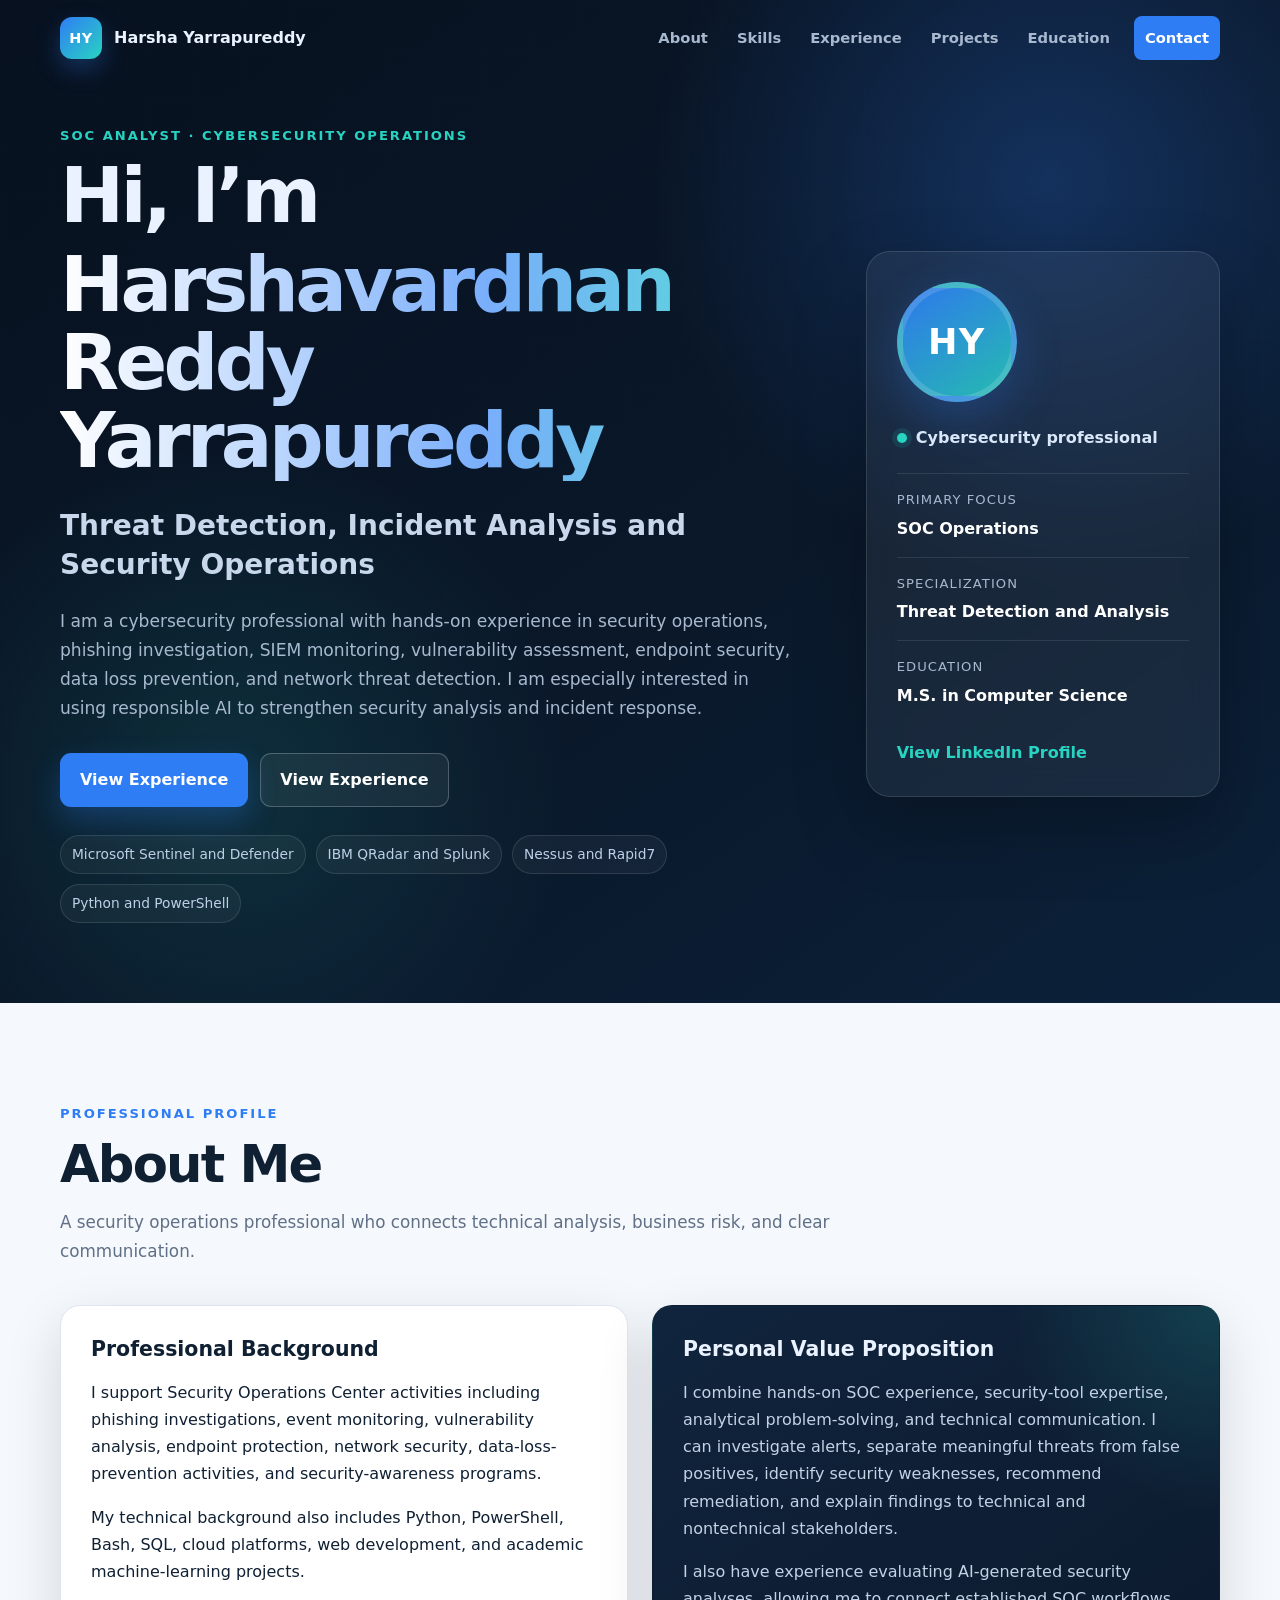
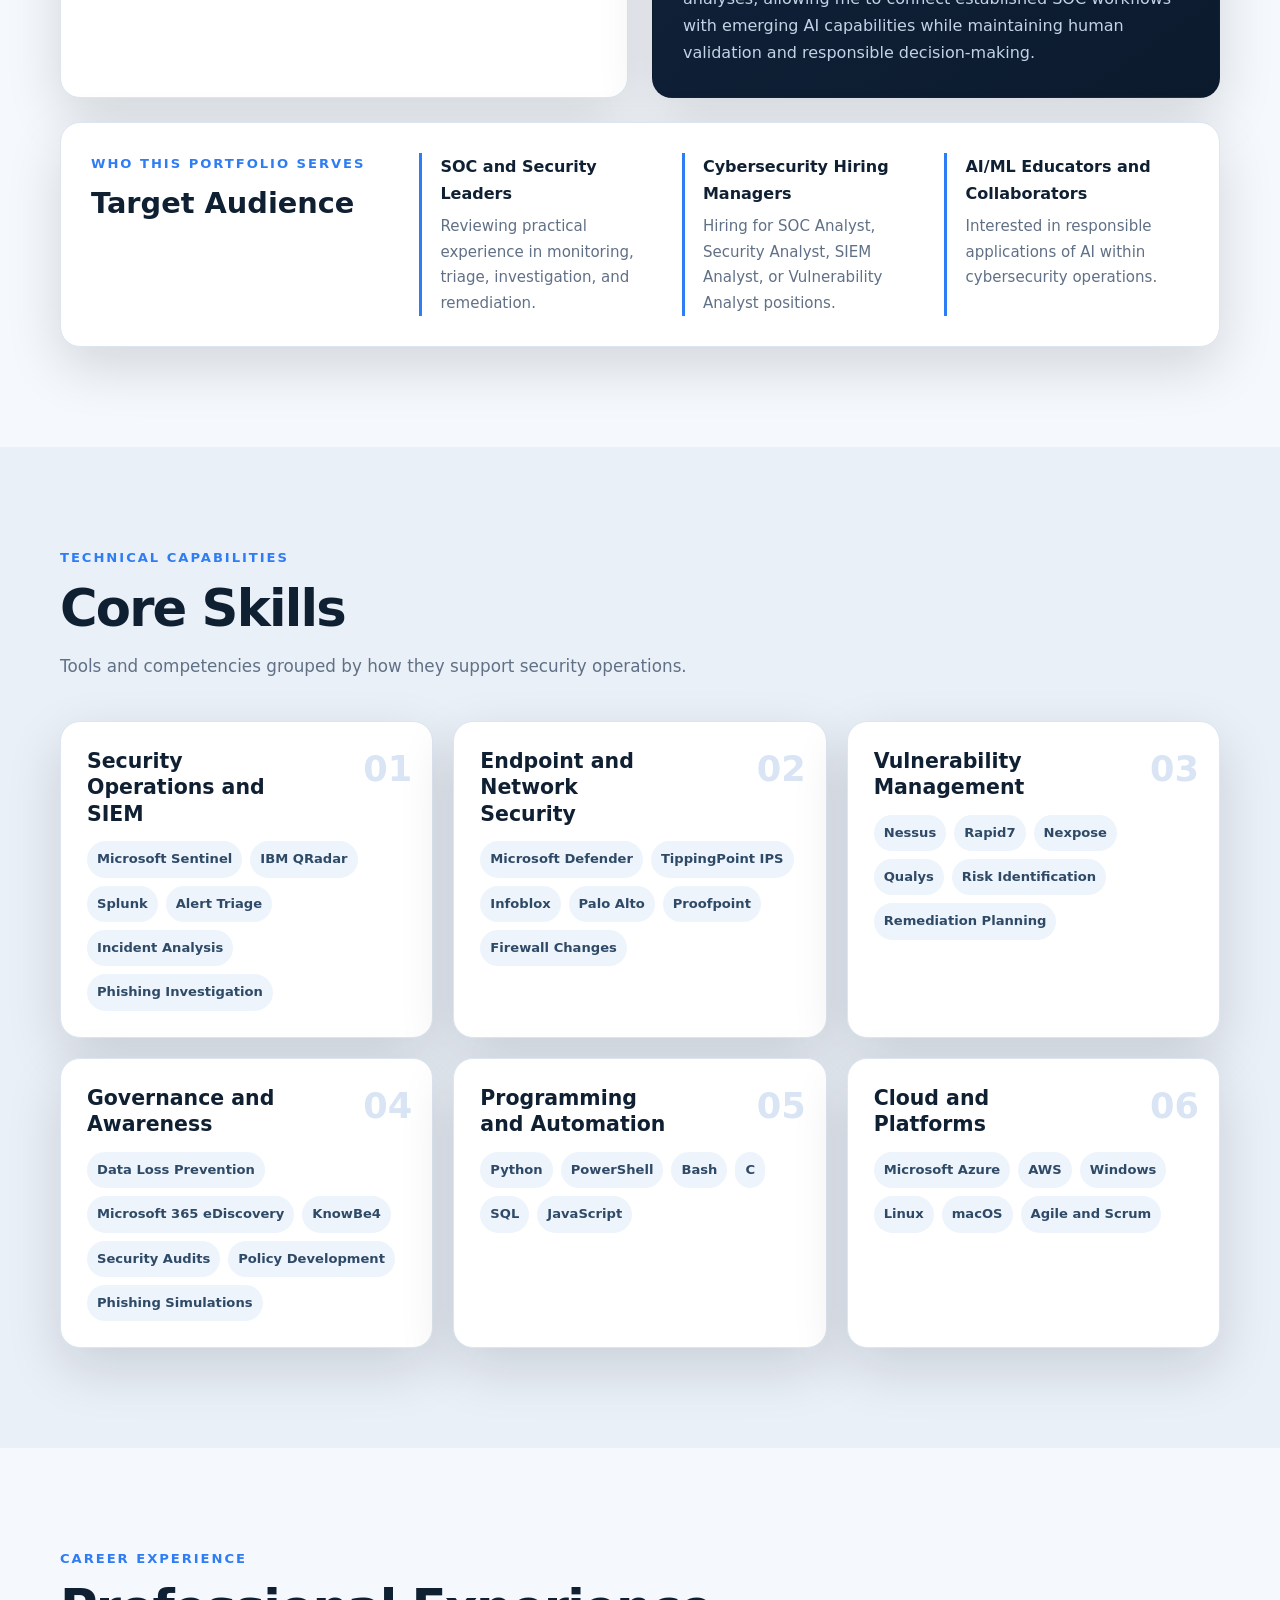
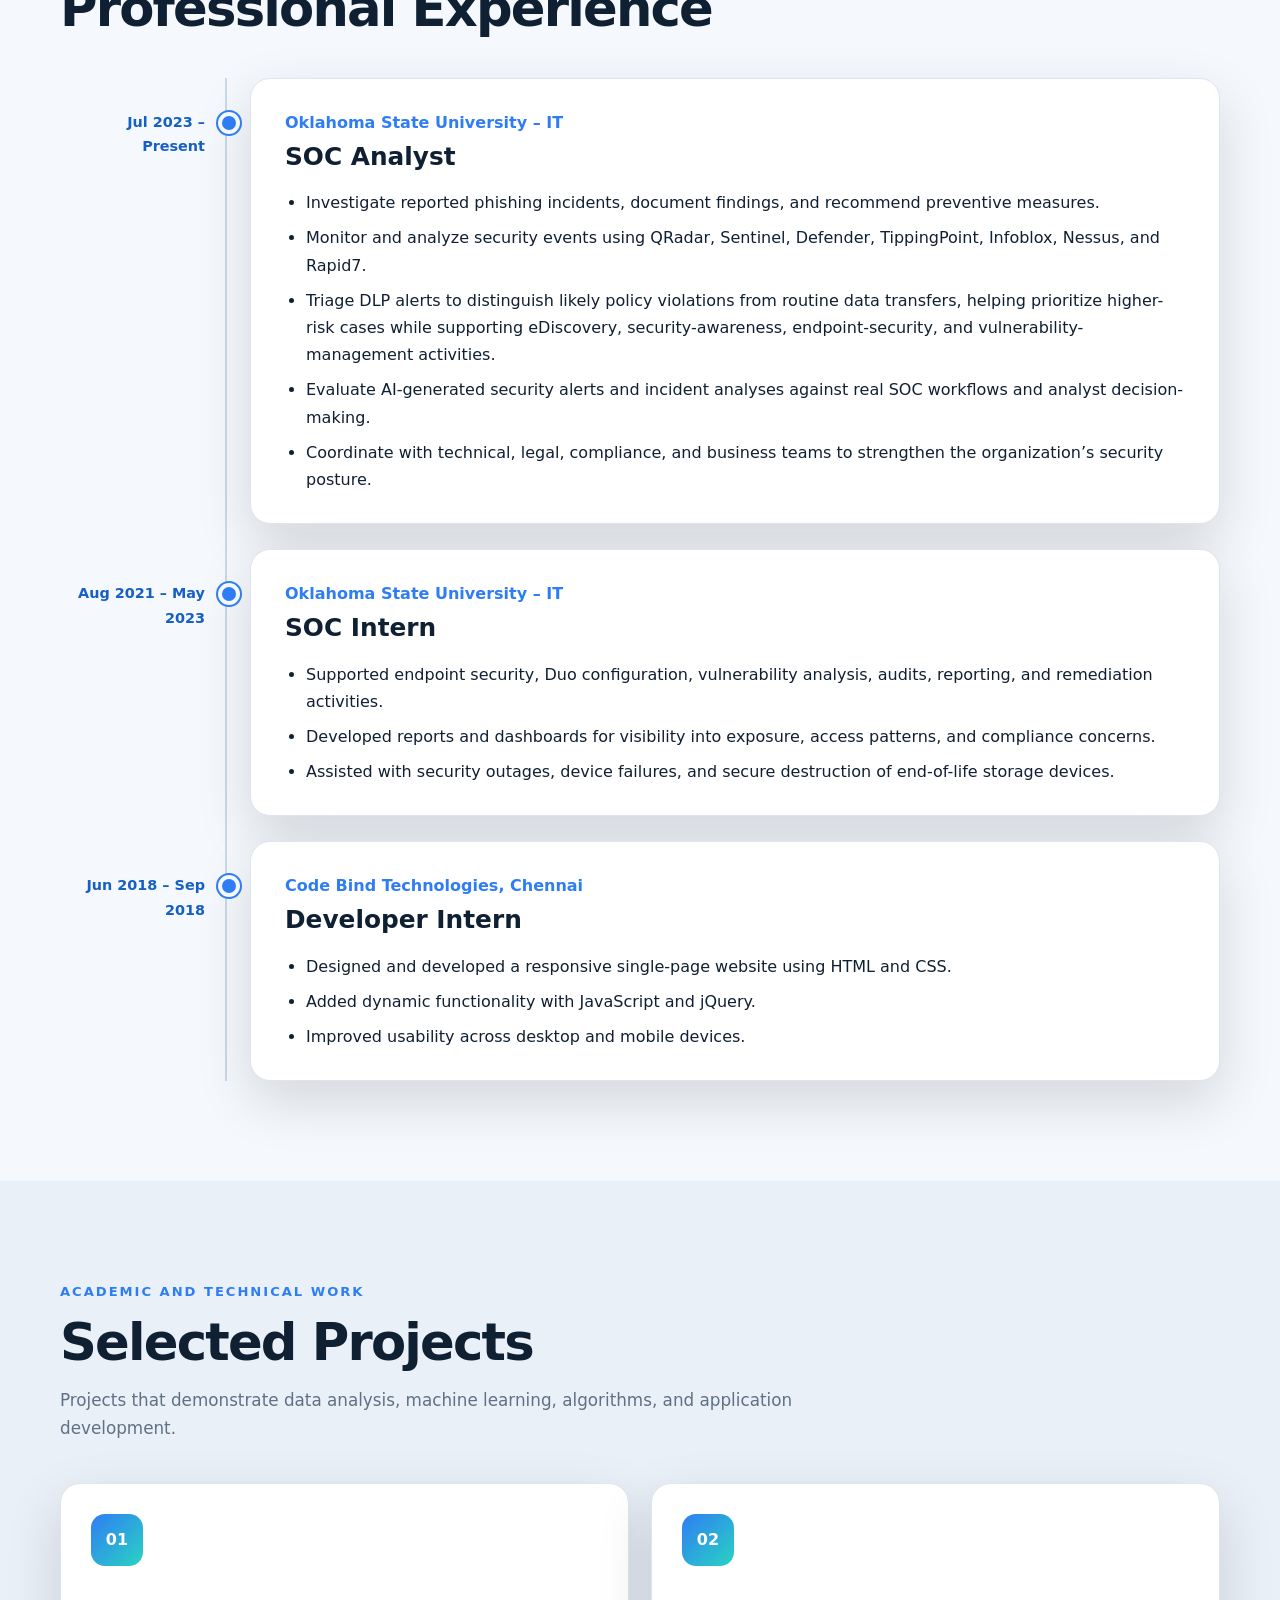
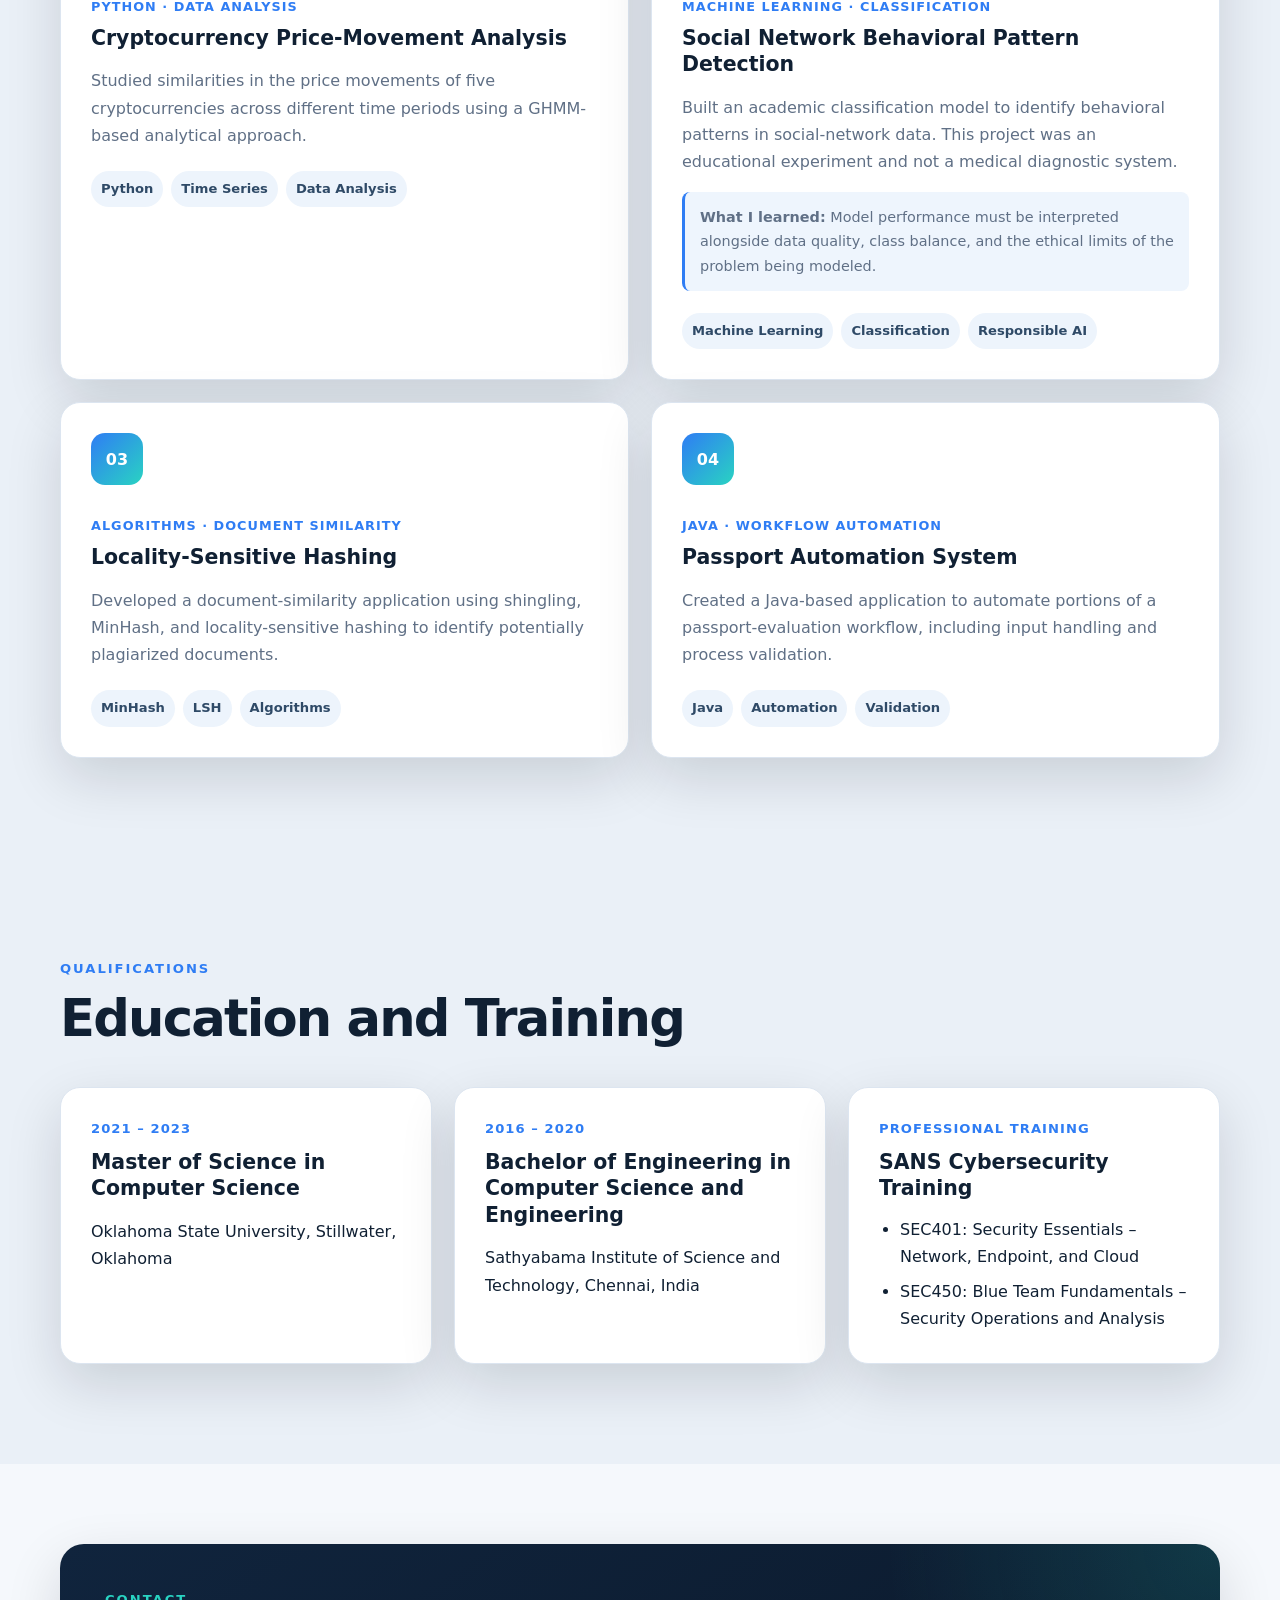
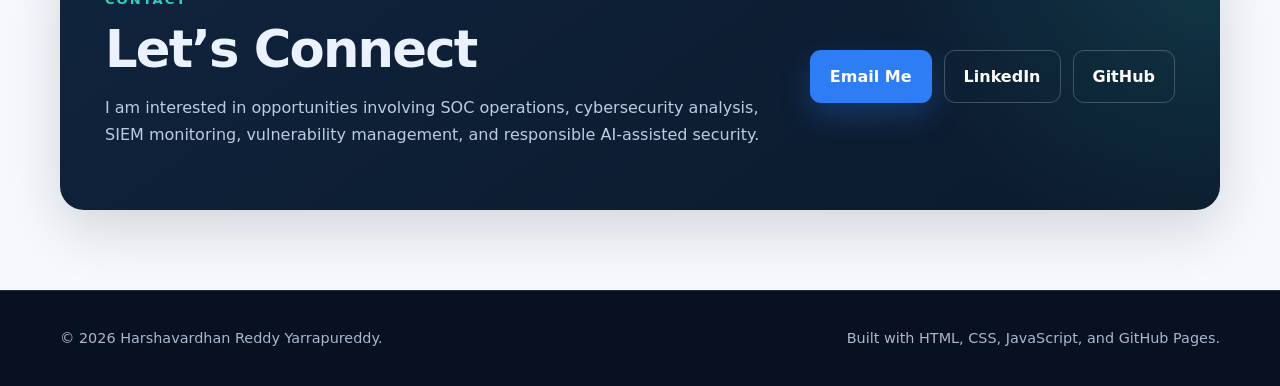
<file: index.html>
<!DOCTYPE html>
<html lang="en">
<head>
  <meta charset="UTF-8">
  <meta name="viewport" content="width=device-width, initial-scale=1.0">
  <meta
    name="description"
    content="Professional cybersecurity portfolio of Harshavardhan Reddy Yarrapureddy, featuring SOC operations, threat detection, vulnerability management, endpoint security, and security analysis."
  >
  <title>Harshavardhan Reddy Yarrapureddy | Cybersecurity Portfolio</title>
  <link rel="stylesheet" href="styles.css">
  <script src="script.js" defer></script>
</head>

<body>
  <a class="skip-link" href="#main-content">Skip to main content</a>

  <header class="site-header" id="top">
    <nav class="navbar container" aria-label="Primary navigation">
      <a class="brand" href="#home" aria-label="Go to home">
        <span class="brand-mark">HY</span>
        <span>Harsha Yarrapureddy</span>
      </a>

      <button
        class="menu-button"
        id="menuButton"
        type="button"
        aria-expanded="false"
        aria-controls="navLinks"
        aria-label="Open navigation menu"
      >
        <span></span>
        <span></span>
        <span></span>
      </button>

      <div class="nav-links" id="navLinks">
        <a href="#about">About</a>
        <a href="#skills">Skills</a>
        <a href="#experience">Experience</a>
        <a href="#projects">Projects</a>
        <a href="#education">Education</a>
        <a class="nav-cta" href="#contact">Contact</a>
      </div>
    </nav>
  </header>

  <main id="main-content">
    <section class="hero" id="home">
      <div class="hero-grid container">
        <div class="hero-copy reveal">
          <p class="eyebrow">SOC Analyst · Cybersecurity Operations</p>

          <h1>
            Hi, I’m
            <span>Harshavardhan Reddy Yarrapureddy</span>
          </h1>

          <h2>
            Threat Detection, Incident Analysis and Security Operations
          </h2>

          <p class="hero-description">
            I am a cybersecurity professional with hands-on experience in
            security operations, phishing investigation, SIEM monitoring,
            vulnerability assessment, endpoint security, data loss prevention,
            and network threat detection. I am especially interested in using
            responsible AI to strengthen security analysis and incident response.
          </p>

          <div class="hero-actions">
            <a class="button button-primary" href="#experience">
              View Experience
            </a>
            <a class="button button-secondary" href="#experience">
              View Experience
            </a>
          </div>

          <ul class="hero-highlights" aria-label="Professional highlights">
            <li>Microsoft Sentinel and Defender</li>
            <li>IBM QRadar and Splunk</li>
            <li>Nessus and Rapid7</li>
            <li>Python and PowerShell</li>
          </ul>
        </div>

        <aside class="profile-panel reveal" aria-label="Professional profile">
          <div class="avatar" aria-hidden="true">HY</div>

          <div class="status">
            <span class="status-dot" aria-hidden="true"></span>
            Cybersecurity professional
          </div>

          <div class="profile-stat">
            <span class="profile-stat-label">Primary Focus</span>
            <strong>SOC Operations</strong>
          </div>

          <div class="profile-stat">
            <span class="profile-stat-label">Specialization</span>
            <strong>Threat Detection and Analysis</strong>
          </div>

          <div class="profile-stat">
            <span class="profile-stat-label">Education</span>
            <strong>M.S. in Computer Science</strong>
          </div>

          <a
            class="profile-link"
            href="https://www.linkedin.com/in/harshavardhan-reddy-yarrapureddy-327269170/"
            target="_blank"
            rel="noopener noreferrer"
          >
            View LinkedIn Profile
          </a>
        </aside>
      </div>
    </section>

    <section class="section" id="about">
      <div class="container">
        <div class="section-heading reveal">
          <p class="eyebrow">Professional Profile</p>
          <h2>About Me</h2>
          <p>
            A security operations professional who connects technical analysis,
            business risk, and clear communication.
          </p>
        </div>

        <div class="two-column">
          <article class="card reveal">
            <h3>Professional Background</h3>
            <p>
              I support Security Operations Center activities including phishing
              investigations, event monitoring, vulnerability analysis, endpoint
              protection, network security, data-loss-prevention activities, and
              security-awareness programs.
            </p>
            <p>
              My technical background also includes Python, PowerShell, Bash,
              SQL, cloud platforms, web development, and academic machine-learning
              projects.
            </p>
          </article>

          <article class="card accent-card reveal">
            <h3>Personal Value Proposition</h3>
            <p>
              I combine hands-on SOC experience, security-tool expertise,
              analytical problem-solving, and technical communication. I can
              investigate alerts, separate meaningful threats from false
              positives, identify security weaknesses, recommend remediation,
              and explain findings to technical and nontechnical stakeholders.
            </p>
            <p>
              I also have experience evaluating AI-generated security analyses,
              allowing me to connect established SOC workflows with emerging AI
              capabilities while maintaining human validation and responsible
              decision-making.
            </p>
          </article>
        </div>

        <article class="card audience-card reveal">
          <div>
            <p class="eyebrow">Who This Portfolio Serves</p>
            <h3>Target Audience</h3>
          </div>

          <div class="audience-grid">
            <div>
              <strong>SOC and Security Leaders</strong>
              <p>
                Reviewing practical experience in monitoring, triage,
                investigation, and remediation.
              </p>
            </div>

            <div>
              <strong>Cybersecurity Hiring Managers</strong>
              <p>
                Hiring for SOC Analyst, Security Analyst, SIEM Analyst, or
                Vulnerability Analyst positions.
              </p>
            </div>

            <div>
              <strong>AI/ML Educators and Collaborators</strong>
              <p>
                Interested in responsible applications of AI within
                cybersecurity operations.
              </p>
            </div>
          </div>
        </article>
      </div>
    </section>

    <section class="section section-alt" id="skills">
      <div class="container">
        <div class="section-heading reveal">
          <p class="eyebrow">Technical Capabilities</p>
          <h2>Core Skills</h2>
          <p>
            Tools and competencies grouped by how they support security
            operations.
          </p>
        </div>

        <div class="skills-grid">
          <article class="skill-card reveal">
            <div class="skill-number">01</div>
            <h3>Security Operations and SIEM</h3>
            <div class="tags">
              <span>Microsoft Sentinel</span>
              <span>IBM QRadar</span>
              <span>Splunk</span>
              <span>Alert Triage</span>
              <span>Incident Analysis</span>
              <span>Phishing Investigation</span>
            </div>
          </article>

          <article class="skill-card reveal">
            <div class="skill-number">02</div>
            <h3>Endpoint and Network Security</h3>
            <div class="tags">
              <span>Microsoft Defender</span>
              <span>TippingPoint IPS</span>
              <span>Infoblox</span>
              <span>Palo Alto</span>
              <span>Proofpoint</span>
              <span>Firewall Changes</span>
            </div>
          </article>

          <article class="skill-card reveal">
            <div class="skill-number">03</div>
            <h3>Vulnerability Management</h3>
            <div class="tags">
              <span>Nessus</span>
              <span>Rapid7</span>
              <span>Nexpose</span>
              <span>Qualys</span>
              <span>Risk Identification</span>
              <span>Remediation Planning</span>
            </div>
          </article>

          <article class="skill-card reveal">
            <div class="skill-number">04</div>
            <h3>Governance and Awareness</h3>
            <div class="tags">
              <span>Data Loss Prevention</span>
              <span>Microsoft 365 eDiscovery</span>
              <span>KnowBe4</span>
              <span>Security Audits</span>
              <span>Policy Development</span>
              <span>Phishing Simulations</span>
            </div>
          </article>

          <article class="skill-card reveal">
            <div class="skill-number">05</div>
            <h3>Programming and Automation</h3>
            <div class="tags">
              <span>Python</span>
              <span>PowerShell</span>
              <span>Bash</span>
              <span>C</span>
              <span>SQL</span>
              <span>JavaScript</span>
            </div>
          </article>

          <article class="skill-card reveal">
            <div class="skill-number">06</div>
            <h3>Cloud and Platforms</h3>
            <div class="tags">
              <span>Microsoft Azure</span>
              <span>AWS</span>
              <span>Windows</span>
              <span>Linux</span>
              <span>macOS</span>
              <span>Agile and Scrum</span>
            </div>
          </article>
        </div>
      </div>
    </section>

    <section class="section" id="experience">
      <div class="container">
        <div class="section-heading reveal">
          <p class="eyebrow">Career Experience</p>
          <h2>Professional Experience</h2>
        </div>

        <div class="timeline">
          <article class="timeline-item reveal">
            <div class="timeline-date">Jul 2023 – Present</div>
            <div class="timeline-content card">
              <p class="role-type">Oklahoma State University – IT</p>
              <h3>SOC Analyst</h3>
              <ul>
                <li>
                  Investigate reported phishing incidents, document findings,
                  and recommend preventive measures.
                </li>
                <li>
                  Monitor and analyze security events using QRadar, Sentinel,
                  Defender, TippingPoint, Infoblox, Nessus, and Rapid7.
                </li>
                <li>
                  Triage DLP alerts to distinguish likely policy violations from routine data transfers, helping prioritize higher-risk cases while supporting eDiscovery, security-awareness, endpoint-security, and vulnerability-management activities.
                </li>
                <li>
                  Evaluate AI-generated security alerts and incident analyses
                  against real SOC workflows and analyst decision-making.
                </li>
                <li>
                  Coordinate with technical, legal, compliance, and business
                  teams to strengthen the organization’s security posture.
                </li>
              </ul>
            </div>
          </article>

          <article class="timeline-item reveal">
            <div class="timeline-date">Aug 2021 – May 2023</div>
            <div class="timeline-content card">
              <p class="role-type">Oklahoma State University – IT</p>
              <h3>SOC Intern</h3>
              <ul>
                <li>
                  Supported endpoint security, Duo configuration, vulnerability
                  analysis, audits, reporting, and remediation activities.
                </li>
                <li>
                  Developed reports and dashboards for visibility into exposure,
                  access patterns, and compliance concerns.
                </li>
                <li>
                  Assisted with security outages, device failures, and secure
                  destruction of end-of-life storage devices.
                </li>
              </ul>
            </div>
          </article>

          <article class="timeline-item reveal">
            <div class="timeline-date">Jun 2018 – Sep 2018</div>
            <div class="timeline-content card">
              <p class="role-type">Code Bind Technologies, Chennai</p>
              <h3>Developer Intern</h3>
              <ul>
                <li>
                  Designed and developed a responsive single-page website using
                  HTML and CSS.
                </li>
                <li>
                  Added dynamic functionality with JavaScript and jQuery.
                </li>
                <li>
                  Improved usability across desktop and mobile devices.
                </li>
              </ul>
            </div>
          </article>
        </div>
      </div>
    </section>

    <section class="section section-alt" id="projects">
      <div class="container">
        <div class="section-heading reveal">
          <p class="eyebrow">Academic and Technical Work</p>
          <h2>Selected Projects</h2>
          <p>
            Projects that demonstrate data analysis, machine learning,
            algorithms, and application development.
          </p>
        </div>

        <div class="projects-grid">
          <article class="project-card reveal">
            <div class="project-icon" aria-hidden="true">01</div>
            <p class="project-category">Python · Data Analysis</p>
            <h3>Cryptocurrency Price-Movement Analysis</h3>
            <p>
              Studied similarities in the price movements of five
              cryptocurrencies across different time periods using a GHMM-based
              analytical approach.
            </p>
            <div class="project-tags">
              <span>Python</span>
              <span>Time Series</span>
              <span>Data Analysis</span>
            </div>
          </article>

          <article class="project-card reveal">
            <div class="project-icon" aria-hidden="true">02</div>
            <p class="project-category">Machine Learning · Classification</p>
            <h3>Social Network Behavioral Pattern Detection</h3>
            <p>
              Built an academic classification model to identify behavioral
              patterns in social-network data. This project was an educational
              experiment and not a medical diagnostic system.
            </p>
            <p class="project-learning"><strong>What I learned:</strong> Model
              performance must be interpreted alongside data quality, class
              balance, and the ethical limits of the problem being modeled.</p>
            <div class="project-tags">
              <span>Machine Learning</span>
              <span>Classification</span>
              <span>Responsible AI</span>
            </div>
          </article>

          <article class="project-card reveal">
            <div class="project-icon" aria-hidden="true">03</div>
            <p class="project-category">Algorithms · Document Similarity</p>
            <h3>Locality-Sensitive Hashing</h3>
            <p>
              Developed a document-similarity application using shingling,
              MinHash, and locality-sensitive hashing to identify potentially
              plagiarized documents.
            </p>
            <div class="project-tags">
              <span>MinHash</span>
              <span>LSH</span>
              <span>Algorithms</span>
            </div>
          </article>

          <article class="project-card reveal">
            <div class="project-icon" aria-hidden="true">04</div>
            <p class="project-category">Java · Workflow Automation</p>
            <h3>Passport Automation System</h3>
            <p>
              Created a Java-based application to automate portions of a
              passport-evaluation workflow, including input handling and process
              validation.
            </p>
            <div class="project-tags">
              <span>Java</span>
              <span>Automation</span>
              <span>Validation</span>
            </div>
          </article>
        </div>
      </div>
    </section>



    <section class="section section-alt" id="education">
      <div class="container">
        <div class="section-heading reveal">
          <p class="eyebrow">Qualifications</p>
          <h2>Education and Training</h2>
        </div>

        <div class="education-grid">
          <article class="card reveal">
            <p class="education-date">2021 – 2023</p>
            <h3>Master of Science in Computer Science</h3>
            <p>Oklahoma State University, Stillwater, Oklahoma</p>
          </article>

          <article class="card reveal">
            <p class="education-date">2016 – 2020</p>
            <h3>Bachelor of Engineering in Computer Science and Engineering</h3>
            <p>Sathyabama Institute of Science and Technology, Chennai, India</p>
          </article>

          <article class="card reveal">
            <p class="education-date">Professional Training</p>
            <h3>SANS Cybersecurity Training</h3>
            <ul>
              <li>SEC401: Security Essentials – Network, Endpoint, and Cloud</li>
              <li>SEC450: Blue Team Fundamentals – Security Operations and Analysis</li>
            </ul>
          </article>
        </div>
      </div>
    </section>

    <section class="section contact-section" id="contact">
      <div class="container contact-card reveal">
        <div>
          <p class="eyebrow">Contact</p>
          <h2>Let’s Connect</h2>
          <p>
            I am interested in opportunities involving SOC operations,
            cybersecurity analysis, SIEM monitoring, vulnerability management,
            and responsible AI-assisted security.
          </p>
        </div>

        <div class="contact-actions">
          <a
            class="button button-primary"
            href="mailto:yarrapureddyharsha@gmail.com"
          >
            Email Me
          </a>

          <a
            class="button button-secondary"
            href="https://www.linkedin.com/in/harshavardhan-reddy-yarrapureddy-327269170/"
            target="_blank"
            rel="noopener noreferrer"
          >
            LinkedIn
          </a>

          <!-- Replace YOUR-GITHUB-USERNAME before publishing. -->
          <a
            class="button button-secondary"
            href="https://github.com/Harshayhvr"
            target="_blank"
            rel="noopener noreferrer"
          >
            GitHub
          </a>
        </div>
      </div>
    </section>
  </main>

  <footer class="site-footer">
    <div class="container footer-content">
      <p>
        © <span id="currentYear"></span> Harshavardhan Reddy Yarrapureddy.
      </p>
      <p>Built with HTML, CSS, JavaScript, and GitHub Pages.</p>
    </div>
  </footer>

  <a class="back-to-top" id="backToTop" href="#top" aria-label="Back to top">
    ↑
  </a>
</body>
</html>
</file>
<file: styles.css>
:root {
  --background: #07111f;
  --background-soft: #0b1728;
  --surface: #101f33;
  --surface-light: #f5f8fc;
  --card: #ffffff;
  --text: #102033;
  --text-light: #eaf2ff;
  --muted: #607086;
  --muted-light: #a8b9cf;
  --primary: #2f7df4;
  --primary-dark: #155fc5;
  --accent: #29d3c2;
  --border: #dce5f0;
  --border-dark: rgba(255, 255, 255, 0.13);
  --success: #22b573;
  --shadow: 0 20px 55px rgba(7, 17, 31, 0.14);
  --radius: 20px;
  --radius-small: 12px;
  --container: 1160px;
}

* {
  box-sizing: border-box;
}

html {
  scroll-behavior: smooth;
  scroll-padding-top: 86px;
}

body {
  margin: 0;
  color: var(--text);
  background: var(--surface-light);
  font-family:
    Inter, ui-sans-serif, system-ui, -apple-system, BlinkMacSystemFont,
    "Segoe UI", sans-serif;
  line-height: 1.7;
}

body.menu-open {
  overflow: hidden;
}

a {
  color: inherit;
}

img {
  display: block;
  max-width: 100%;
}

button,
a {
  -webkit-tap-highlight-color: transparent;
}

.container {
  width: min(var(--container), calc(100% - 40px));
  margin-inline: auto;
}

.skip-link {
  position: fixed;
  top: 12px;
  left: 12px;
  z-index: 1000;
  padding: 10px 14px;
  color: white;
  background: var(--primary);
  border-radius: 8px;
  transform: translateY(-150%);
}

.skip-link:focus {
  transform: translateY(0);
}

.site-header {
  position: fixed;
  inset: 0 0 auto;
  z-index: 100;
  border-bottom: 1px solid transparent;
  transition:
    background 180ms ease,
    border-color 180ms ease,
    box-shadow 180ms ease;
}

.site-header.scrolled {
  background: rgba(7, 17, 31, 0.94);
  border-color: var(--border-dark);
  box-shadow: 0 10px 30px rgba(0, 0, 0, 0.18);
  backdrop-filter: blur(16px);
}

.navbar {
  min-height: 76px;
  display: flex;
  align-items: center;
  justify-content: space-between;
  gap: 24px;
}

.brand {
  display: inline-flex;
  align-items: center;
  gap: 12px;
  color: var(--text-light);
  font-weight: 750;
  text-decoration: none;
  white-space: nowrap;
}

.brand-mark {
  width: 42px;
  height: 42px;
  display: grid;
  place-items: center;
  color: white;
  background: linear-gradient(135deg, var(--primary), var(--accent));
  border-radius: 12px;
  box-shadow: 0 10px 25px rgba(47, 125, 244, 0.3);
  font-size: 0.9rem;
  letter-spacing: 0.04em;
}

.nav-links {
  display: flex;
  align-items: center;
  gap: 7px;
}

.nav-links a {
  padding: 9px 11px;
  color: var(--muted-light);
  border-radius: 8px;
  font-size: 0.92rem;
  font-weight: 650;
  text-decoration: none;
  transition:
    color 160ms ease,
    background 160ms ease;
}

.nav-links a:hover,
.nav-links a.active {
  color: white;
  background: rgba(255, 255, 255, 0.09);
}

.nav-links .nav-cta {
  margin-left: 6px;
  color: white;
  background: var(--primary);
}

.nav-links .nav-cta:hover,
.nav-links .nav-cta.active {
  background: var(--primary-dark);
}

.menu-button {
  display: none;
  width: 44px;
  height: 44px;
  padding: 10px;
  border: 1px solid var(--border-dark);
  background: rgba(255, 255, 255, 0.06);
  border-radius: 10px;
  cursor: pointer;
}

.menu-button span {
  display: block;
  height: 2px;
  margin: 5px 0;
  background: white;
  border-radius: 2px;
  transition:
    transform 180ms ease,
    opacity 180ms ease;
}

.hero {
  position: relative;
  min-height: 100vh;
  display: grid;
  align-items: center;
  overflow: hidden;
  color: var(--text-light);
  background:
    radial-gradient(circle at 82% 18%, rgba(47, 125, 244, 0.26), transparent 30%),
    radial-gradient(circle at 18% 78%, rgba(41, 211, 194, 0.13), transparent 26%),
    linear-gradient(145deg, #07111f 0%, #0a182a 58%, #0b213a 100%);
}

.hero::before {
  content: "";
  position: absolute;
  inset: 0;
  opacity: 0.22;
  background-image:
    linear-gradient(rgba(255, 255, 255, 0.035) 1px, transparent 1px),
    linear-gradient(90deg, rgba(255, 255, 255, 0.035) 1px, transparent 1px);
  background-size: 48px 48px;
  mask-image: linear-gradient(to bottom, black, transparent 92%);
}

.hero-grid {
  position: relative;
  z-index: 1;
  display: grid;
  grid-template-columns: minmax(0, 1.35fr) minmax(300px, 0.65fr);
  gap: 70px;
  align-items: center;
  padding-top: 125px;
  padding-bottom: 80px;
}

.eyebrow {
  margin: 0 0 10px;
  color: var(--primary);
  font-size: 0.82rem;
  font-weight: 800;
  letter-spacing: 0.15em;
  text-transform: uppercase;
}

.hero .eyebrow {
  color: var(--accent);
}

.hero h1 {
  max-width: 850px;
  margin: 0;
  font-size: clamp(2.7rem, 6vw, 5.5rem);
  line-height: 1.02;
  letter-spacing: -0.05em;
}

.hero h1 span {
  display: block;
  margin-top: 10px;
  color: transparent;
  background: linear-gradient(90deg, #ffffff, #79aefb 58%, #52e0d3);
  -webkit-background-clip: text;
  background-clip: text;
}

.hero h2 {
  max-width: 760px;
  margin: 25px 0 0;
  color: #c8d7eb;
  font-size: clamp(1.2rem, 2.2vw, 1.75rem);
  font-weight: 550;
  line-height: 1.4;
}

.hero-description {
  max-width: 760px;
  margin: 23px 0 0;
  color: var(--muted-light);
  font-size: 1.07rem;
}

.hero-actions,
.contact-actions {
  display: flex;
  flex-wrap: wrap;
  gap: 12px;
  margin-top: 30px;
}

.button {
  min-height: 48px;
  display: inline-flex;
  align-items: center;
  justify-content: center;
  padding: 12px 19px;
  border: 1px solid transparent;
  border-radius: 11px;
  font-weight: 750;
  text-decoration: none;
  transition:
    transform 160ms ease,
    box-shadow 160ms ease,
    background 160ms ease,
    border-color 160ms ease;
}

.button:hover {
  transform: translateY(-2px);
}

.button-primary {
  color: white;
  background: var(--primary);
  box-shadow: 0 13px 30px rgba(47, 125, 244, 0.28);
}

.button-primary:hover {
  background: var(--primary-dark);
}

.button-secondary {
  color: var(--primary);
  background: transparent;
  border-color: rgba(47, 125, 244, 0.4);
}

.hero .button-secondary {
  color: white;
  border-color: rgba(255, 255, 255, 0.23);
  background: rgba(255, 255, 255, 0.055);
}

.button-secondary:hover {
  border-color: var(--primary);
  background: rgba(47, 125, 244, 0.08);
}

.hero .button-secondary:hover {
  background: rgba(255, 255, 255, 0.11);
}

.hero-highlights {
  display: flex;
  flex-wrap: wrap;
  gap: 10px;
  margin: 28px 0 0;
  padding: 0;
  list-style: none;
}

.hero-highlights li {
  padding: 7px 11px;
  color: #bed0e7;
  border: 1px solid rgba(255, 255, 255, 0.11);
  background: rgba(255, 255, 255, 0.045);
  border-radius: 999px;
  font-size: 0.86rem;
}

.profile-panel {
  padding: 30px;
  border: 1px solid rgba(255, 255, 255, 0.12);
  background: rgba(255, 255, 255, 0.06);
  border-radius: 24px;
  box-shadow: 0 30px 70px rgba(0, 0, 0, 0.25);
  backdrop-filter: blur(14px);
}

.avatar {
  width: 120px;
  height: 120px;
  display: grid;
  place-items: center;
  margin-bottom: 22px;
  color: white;
  background:
    linear-gradient(145deg, rgba(47, 125, 244, 0.95), rgba(41, 211, 194, 0.86));
  border: 6px solid rgba(255, 255, 255, 0.14);
  border-radius: 50%;
  font-size: 2.2rem;
  font-weight: 850;
  letter-spacing: 0.04em;
  box-shadow: 0 18px 45px rgba(47, 125, 244, 0.25);
}

.status {
  display: flex;
  align-items: center;
  gap: 9px;
  margin-bottom: 22px;
  color: #d9e7f8;
  font-weight: 700;
}

.status-dot {
  width: 10px;
  height: 10px;
  background: var(--accent);
  border-radius: 50%;
  box-shadow: 0 0 0 5px rgba(41, 211, 194, 0.12);
}

.profile-stat {
  padding: 15px 0;
  border-top: 1px solid rgba(255, 255, 255, 0.1);
}

.profile-stat-label {
  display: block;
  margin-bottom: 3px;
  color: var(--muted-light);
  font-size: 0.82rem;
  text-transform: uppercase;
  letter-spacing: 0.08em;
}

.profile-stat strong {
  color: white;
}

.profile-link {
  display: inline-block;
  margin-top: 15px;
  color: var(--accent);
  font-weight: 750;
  text-decoration: none;
}

.profile-link:hover {
  text-decoration: underline;
}

.section {
  padding: 100px 0;
}

.section-alt {
  background: #eaf0f7;
}

.section-heading {
  max-width: 780px;
  margin-bottom: 40px;
}

.section-heading h2,
.contact-card h2 {
  margin: 0;
  font-size: clamp(2.1rem, 4vw, 3.5rem);
  line-height: 1.12;
  letter-spacing: -0.035em;
}

.section-heading > p:last-child {
  margin: 15px 0 0;
  color: var(--muted);
  font-size: 1.05rem;
}

.two-column {
  display: grid;
  grid-template-columns: repeat(2, minmax(0, 1fr));
  gap: 24px;
}

.card {
  padding: 30px;
  border: 1px solid var(--border);
  background: var(--card);
  border-radius: var(--radius);
  box-shadow: var(--shadow);
}

.card h3,
.skill-card h3,
.project-card h3 {
  margin: 0 0 14px;
  font-size: 1.28rem;
  line-height: 1.3;
}

.card p:last-child {
  margin-bottom: 0;
}

.accent-card {
  color: var(--text-light);
  border-color: transparent;
  background:
    radial-gradient(circle at top right, rgba(41, 211, 194, 0.18), transparent 30%),
    linear-gradient(145deg, #10243d, #0c1a2d);
}

.accent-card p {
  color: #c3d2e5;
}

.audience-card {
  display: grid;
  grid-template-columns: 0.38fr 1fr;
  gap: 36px;
  align-items: start;
  margin-top: 24px;
}

.audience-card h3 {
  font-size: 1.8rem;
}

.audience-grid {
  display: grid;
  grid-template-columns: repeat(3, minmax(0, 1fr));
  gap: 18px;
}

.audience-grid > div {
  padding-left: 18px;
  border-left: 3px solid var(--primary);
}

.audience-grid strong {
  display: block;
  margin-bottom: 7px;
}

.audience-grid p {
  margin: 0;
  color: var(--muted);
  font-size: 0.94rem;
}

.skills-grid {
  display: grid;
  grid-template-columns: repeat(3, minmax(0, 1fr));
  gap: 20px;
}

.skill-card {
  position: relative;
  min-height: 260px;
  padding: 26px;
  overflow: hidden;
  border: 1px solid var(--border);
  background: white;
  border-radius: var(--radius);
  box-shadow: var(--shadow);
}

.skill-number {
  position: absolute;
  top: 17px;
  right: 20px;
  color: #d9e5f4;
  font-size: 2.2rem;
  font-weight: 900;
}

.skill-card h3 {
  max-width: 220px;
  padding-right: 25px;
}

.tags,
.project-tags {
  display: flex;
  flex-wrap: wrap;
  gap: 8px;
}

.tags span,
.project-tags span {
  padding: 7px 10px;
  color: #2f4a67;
  background: #edf4fc;
  border-radius: 999px;
  font-size: 0.82rem;
  font-weight: 650;
}

.timeline {
  position: relative;
  display: grid;
  gap: 25px;
}

.timeline::before {
  content: "";
  position: absolute;
  top: 0;
  bottom: 0;
  left: 165px;
  width: 2px;
  background: #cbd8e7;
}

.timeline-item {
  position: relative;
  display: grid;
  grid-template-columns: 145px minmax(0, 1fr);
  gap: 45px;
}

.timeline-item::after {
  content: "";
  position: absolute;
  top: 34px;
  left: 158px;
  width: 14px;
  height: 14px;
  background: var(--primary);
  border: 4px solid var(--surface-light);
  border-radius: 50%;
  box-shadow: 0 0 0 2px var(--primary);
}

.timeline-date {
  padding-top: 32px;
  color: var(--primary-dark);
  font-size: 0.9rem;
  font-weight: 800;
  text-align: right;
}

.timeline-content {
  padding: 30px 34px;
}

.role-type {
  margin: 0 0 5px;
  color: var(--primary);
  font-weight: 750;
}

.timeline-content h3 {
  margin-bottom: 16px;
  font-size: 1.55rem;
}

.timeline-content ul,
.education-grid ul {
  margin: 0;
  padding-left: 21px;
}

.timeline-content li + li,
.education-grid li + li {
  margin-top: 8px;
}

.projects-grid {
  display: grid;
  grid-template-columns: repeat(2, minmax(0, 1fr));
  gap: 22px;
}

.project-card {
  position: relative;
  min-height: 310px;
  padding: 30px;
  border: 1px solid var(--border);
  background: white;
  border-radius: var(--radius);
  box-shadow: var(--shadow);
  transition:
    transform 180ms ease,
    box-shadow 180ms ease;
}

.project-card:hover {
  transform: translateY(-5px);
  box-shadow: 0 26px 65px rgba(7, 17, 31, 0.18);
}

.project-icon {
  width: 52px;
  height: 52px;
  display: grid;
  place-items: center;
  margin-bottom: 30px;
  color: white;
  background: linear-gradient(135deg, var(--primary), var(--accent));
  border-radius: 14px;
  font-weight: 850;
}

.project-category {
  margin: 0 0 7px;
  color: var(--primary);
  font-size: 0.8rem;
  font-weight: 800;
  letter-spacing: 0.08em;
  text-transform: uppercase;
}

.project-card > p:not(.project-category) {
  color: var(--muted);
}

.project-tags {
  margin-top: 22px;
}

.artifact-section {
  color: var(--text-light);
  background:
    radial-gradient(circle at 85% 20%, rgba(47, 125, 244, 0.22), transparent 28%),
    linear-gradient(145deg, #07111f, #0b1c31);
}

.artifact-section .section-heading > p:last-child {
  color: var(--muted-light);
}

.artifact-section .eyebrow {
  color: var(--accent);
}

.artifact-hero {
  display: grid;
  grid-template-columns: 0.65fr 1fr;
  gap: 30px;
  margin-bottom: 22px;
  color: var(--text-light);
  border-color: var(--border-dark);
  background: rgba(255, 255, 255, 0.06);
  box-shadow: none;
}

.artifact-hero p:last-child {
  color: #c1d1e4;
}

.artifact-label {
  margin: 0 0 8px;
  color: var(--primary);
  font-size: 0.78rem;
  font-weight: 850;
  letter-spacing: 0.14em;
  text-transform: uppercase;
}

.artifact-section .artifact-label {
  color: var(--accent);
}

.artifact-grid {
  display: grid;
  grid-template-columns: repeat(2, minmax(0, 1fr));
  gap: 22px;
}

.artifact-grid .card {
  color: var(--text);
  box-shadow: none;
}

.scenario-box {
  padding: 20px;
  color: #233b58;
  border-left: 4px solid var(--primary);
  background: #eef5fd;
  border-radius: 0 12px 12px 0;
}

.scenario-box p {
  margin: 0;
}

pre {
  max-width: 100%;
  margin: 0;
  overflow-x: auto;
  white-space: pre-wrap;
}

code {
  display: block;
  padding: 20px;
  color: #d8e8fb;
  background: #0d1a2a;
  border-radius: 12px;
  font-family: "SFMono-Regular", Consolas, "Liberation Mono", monospace;
  font-size: 0.85rem;
  line-height: 1.65;
}

.check-list {
  margin: 0;
  padding: 0;
  list-style: none;
}

.check-list li {
  position: relative;
  padding-left: 29px;
}

.check-list li::before {
  content: "✓";
  position: absolute;
  left: 0;
  color: var(--success);
  font-weight: 900;
}

.check-list li + li {
  margin-top: 12px;
}

.evaluation {
  display: grid;
  gap: 17px;
}

.evaluation > div {
  padding: 16px;
  background: #f2f6fb;
  border-radius: 12px;
}

.evaluation strong {
  color: var(--primary-dark);
}

.evaluation p {
  margin: 6px 0 0;
  color: var(--muted);
}

.reflection-card {
  margin-top: 22px;
  padding: 34px;
  border: 1px solid rgba(41, 211, 194, 0.28);
  background:
    linear-gradient(145deg, rgba(41, 211, 194, 0.1), rgba(47, 125, 244, 0.09));
  border-radius: var(--radius);
}

.reflection-card h3 {
  margin: 0 0 12px;
  font-size: 1.7rem;
}

.reflection-card p {
  color: #c7d6e8;
}

.education-grid {
  display: grid;
  grid-template-columns: repeat(3, minmax(0, 1fr));
  gap: 22px;
}

.education-date {
  margin: 0 0 8px;
  color: var(--primary);
  font-size: 0.82rem;
  font-weight: 800;
  letter-spacing: 0.08em;
  text-transform: uppercase;
}

.contact-section {
  padding-top: 80px;
  padding-bottom: 80px;
}

.contact-card {
  display: grid;
  grid-template-columns: 1fr auto;
  gap: 45px;
  align-items: center;
  padding: 45px;
  color: var(--text-light);
  background:
    radial-gradient(circle at top right, rgba(41, 211, 194, 0.16), transparent 28%),
    linear-gradient(145deg, #10243d, #0b192b);
  border-radius: 24px;
  box-shadow: var(--shadow);
}

.contact-card p {
  max-width: 700px;
  color: #bdcce0;
}

.contact-card .eyebrow {
  color: var(--accent);
}

.contact-card .button-secondary {
  color: white;
  border-color: rgba(255, 255, 255, 0.22);
}

.contact-actions {
  min-width: 240px;
  justify-content: flex-end;
  margin-top: 0;
}

.site-footer {
  color: var(--muted-light);
  background: var(--background);
  border-top: 1px solid var(--border-dark);
}

.footer-content {
  min-height: 95px;
  display: flex;
  align-items: center;
  justify-content: space-between;
  gap: 20px;
  font-size: 0.9rem;
}

.back-to-top {
  position: fixed;
  right: 22px;
  bottom: 22px;
  z-index: 50;
  width: 46px;
  height: 46px;
  display: grid;
  place-items: center;
  color: white;
  background: var(--primary);
  border-radius: 50%;
  box-shadow: 0 13px 32px rgba(47, 125, 244, 0.35);
  opacity: 0;
  visibility: hidden;
  text-decoration: none;
  transform: translateY(12px);
  transition:
    opacity 160ms ease,
    visibility 160ms ease,
    transform 160ms ease,
    background 160ms ease;
}

.back-to-top.visible {
  opacity: 1;
  visibility: visible;
  transform: translateY(0);
}

.back-to-top:hover {
  background: var(--primary-dark);
}

.reveal {
  opacity: 0;
  transform: translateY(18px);
  transition:
    opacity 600ms ease,
    transform 600ms ease;
}

.reveal.visible {
  opacity: 1;
  transform: translateY(0);
}

@media (prefers-reduced-motion: reduce) {
  html {
    scroll-behavior: auto;
  }

  *,
  *::before,
  *::after {
    scroll-behavior: auto !important;
    transition: none !important;
    animation: none !important;
  }

  .reveal {
    opacity: 1;
    transform: none;
  }
}

@media (max-width: 1000px) {
  .menu-button {
    display: block;
  }

  .nav-links {
    position: fixed;
    inset: 76px 0 auto;
    max-height: calc(100vh - 76px);
    display: grid;
    gap: 6px;
    padding: 18px 20px 28px;
    overflow-y: auto;
    background: rgba(7, 17, 31, 0.98);
    border-bottom: 1px solid var(--border-dark);
    box-shadow: 0 18px 35px rgba(0, 0, 0, 0.25);
    transform: translateY(-130%);
    transition: transform 190ms ease;
  }

  .nav-links.open {
    transform: translateY(0);
  }

  .nav-links a {
    padding: 12px;
  }

  .nav-links .nav-cta {
    margin-left: 0;
    text-align: center;
  }

  .menu-button.open span:nth-child(1) {
    transform: translateY(7px) rotate(45deg);
  }

  .menu-button.open span:nth-child(2) {
    opacity: 0;
  }

  .menu-button.open span:nth-child(3) {
    transform: translateY(-7px) rotate(-45deg);
  }

  .hero-grid {
    grid-template-columns: 1fr;
    gap: 45px;
  }

  .profile-panel {
    max-width: 560px;
  }

  .skills-grid,
  .education-grid {
    grid-template-columns: repeat(2, minmax(0, 1fr));
  }

  .audience-card {
    grid-template-columns: 1fr;
  }

  .artifact-hero {
    grid-template-columns: 1fr;
  }

  .contact-card {
    grid-template-columns: 1fr;
  }

  .contact-actions {
    justify-content: flex-start;
  }
}

@media (max-width: 760px) {
  .container {
    width: min(100% - 28px, var(--container));
  }

  .brand span:last-child {
    display: none;
  }

  .hero-grid {
    padding-top: 115px;
  }

  .hero h1 {
    font-size: clamp(2.35rem, 12vw, 4rem);
  }

  .section {
    padding: 76px 0;
  }

  .two-column,
  .skills-grid,
  .projects-grid,
  .artifact-grid,
  .education-grid,
  .audience-grid {
    grid-template-columns: 1fr;
  }

  .audience-grid > div {
    padding: 15px 0 0;
    border-top: 3px solid var(--primary);
    border-left: 0;
  }

  .timeline::before,
  .timeline-item::after {
    display: none;
  }

  .timeline-item {
    grid-template-columns: 1fr;
    gap: 8px;
  }

  .timeline-date {
    padding-top: 0;
    text-align: left;
  }

  .card,
  .timeline-content,
  .project-card,
  .skill-card {
    padding: 24px;
  }

  .artifact-hero,
  .reflection-card,
  .contact-card {
    padding: 27px;
  }

  .footer-content {
    padding: 24px 0;
    flex-direction: column;
    justify-content: center;
    text-align: center;
  }
}


/* Artifact 2 */
.artifact-two-section { background: #f6f9fd; }

.artifact-two-intro {
  display: grid;
  grid-template-columns: 0.7fr 1fr;
  gap: 30px;
  margin-bottom: 22px;
  border-top: 5px solid var(--primary);
}

.artifact-two-layout {
  display: grid;
  grid-template-columns: 1.25fr 0.75fr;
  gap: 22px;
  margin-bottom: 34px;
}

.artifact-skill-tags {
  display: flex;
  flex-wrap: wrap;
  gap: 9px;
  margin-top: 18px;
}

.artifact-skill-tags span {
  padding: 8px 11px;
  color: #24496f;
  background: #eaf3fd;
  border-radius: 999px;
  font-size: 0.84rem;
  font-weight: 700;
}

.timeline-showcase {
  position: relative;
  display: grid;
  margin: 38px 0;
}

.timeline-showcase::before {
  content: "";
  position: absolute;
  top: 10px;
  bottom: 10px;
  left: 165px;
  width: 3px;
  background: linear-gradient(var(--primary), var(--accent));
  border-radius: 3px;
}

.milestone {
  position: relative;
  display: grid;
  grid-template-columns: 135px 1fr;
  gap: 58px;
  padding: 18px 0;
}

.milestone::before {
  content: "";
  position: absolute;
  top: 37px;
  left: 157px;
  width: 15px;
  height: 15px;
  background: white;
  border: 4px solid var(--primary);
  border-radius: 50%;
  box-shadow: 0 0 0 5px #e9f2fd;
}

.milestone-year {
  padding-top: 12px;
  color: var(--primary-dark);
  font-size: 0.95rem;
  font-weight: 850;
  text-align: right;
}

.milestone-content {
  padding: 25px 28px;
  border: 1px solid var(--border);
  background: white;
  border-radius: var(--radius);
  box-shadow: var(--shadow);
}

.milestone-content h3 { margin: 0 0 10px; font-size: 1.25rem; }
.milestone-content p { margin: 0 0 15px; color: var(--muted); }

.milestone-skill {
  display: inline-block;
  padding: 6px 10px;
  color: #176b62;
  background: #e5fbf7;
  border-radius: 999px;
  font-size: 0.8rem;
  font-weight: 750;
}

.artifact-two-grid {
  display: grid;
  grid-template-columns: repeat(3, minmax(0, 1fr));
  gap: 22px;
}

.artifact-two-reflection {
  margin-top: 22px;
  border-color: rgba(47, 125, 244, 0.28);
  background:
    radial-gradient(circle at top right, rgba(41, 211, 194, 0.12), transparent 30%),
    white;
}

@media (max-width: 1000px) {
  .artifact-two-intro,
  .artifact-two-layout { grid-template-columns: 1fr; }

  .artifact-two-grid {
    grid-template-columns: repeat(2, minmax(0, 1fr));
  }
}

@media (max-width: 760px) {
  .artifact-two-grid { grid-template-columns: 1fr; }

  .timeline-showcase::before,
  .milestone::before { display: none; }

  .milestone {
    grid-template-columns: 1fr;
    gap: 8px;
  }

  .milestone-year {
    padding-top: 0;
    text-align: left;
  }
}


/* Artifact 3 */
.artifact-three-section{background:radial-gradient(circle at 88% 8%,rgba(47,125,244,.08),transparent 24%),#edf3f9}.artifact-three-intro{display:grid;grid-template-columns:.7fr 1fr;gap:30px;margin-bottom:22px;border-top:5px solid var(--accent)}.artifact-three-overview,.artifact-three-grid{display:grid;grid-template-columns:repeat(2,minmax(0,1fr));gap:22px;margin-bottom:22px}.workflow-card{margin-bottom:22px}.workflow-steps{display:grid;grid-template-columns:repeat(3,minmax(0,1fr));gap:16px;margin-top:24px}.workflow-step{min-height:190px;padding:21px;border:1px solid #dce8f4;background:#f7faff;border-radius:15px}.workflow-step>span{width:36px;height:36px;display:grid;place-items:center;margin-bottom:15px;color:#fff;background:linear-gradient(135deg,var(--primary),var(--accent));border-radius:10px;font-weight:850}.workflow-step strong{display:block;margin-bottom:7px}.workflow-step p{margin:0;color:var(--muted);font-size:.92rem}.feature-list{display:grid;grid-template-columns:repeat(2,minmax(0,1fr));gap:10px}.feature-list span{padding:12px 13px;color:#24496f;background:#edf5fd;border-left:3px solid var(--primary);border-radius:9px;font-size:.9rem;font-weight:700}.metric-list{display:grid;gap:13px}.metric-list>div{padding:15px;background:#f3f7fc;border-radius:12px}.metric-list strong{color:var(--primary-dark)}.metric-list p{margin:4px 0 0;color:var(--muted);font-size:.91rem}.results-card{margin-bottom:22px}.results-heading{display:grid;grid-template-columns:.7fr 1fr;gap:28px;align-items:end;margin-bottom:28px}.results-heading>p{color:var(--muted)}.confusion-layout{display:grid;grid-template-columns:minmax(0,1.25fr) minmax(240px,.75fr);gap:28px}.confusion-matrix{display:grid;grid-template-columns:145px repeat(2,minmax(120px,1fr));gap:8px}.matrix-label{display:grid;place-items:center;min-height:60px;padding:10px;color:#38536f;background:#eaf1f8;border-radius:10px;font-size:.84rem;font-weight:750;text-align:center}.matrix-empty{min-height:60px}.matrix-cell{min-height:135px;display:grid;place-items:center;align-content:center;padding:15px;border-radius:13px;text-align:center}.matrix-cell strong{font-size:2rem;line-height:1}.matrix-cell span{margin-top:8px;font-size:.82rem;font-weight:700}.matrix-good{color:#116b4a;background:#dff7ed}.matrix-warning{color:#805c0b;background:#fff2c9}.matrix-danger{color:#8a2c35;background:#ffe2e5}.result-summary{display:grid;grid-template-columns:repeat(2,minmax(0,1fr));gap:12px}.result-summary>div{display:grid;place-items:center;align-content:center;min-height:120px;padding:15px;color:#fff;background:linear-gradient(145deg,#10243d,#153453);border-radius:14px;text-align:center}.result-value{display:block;color:var(--accent);font-size:1.65rem;font-weight:900}.result-summary strong{margin-top:5px;font-size:.82rem}.three-cards{grid-template-columns:repeat(3,minmax(0,1fr))}.code-sample-card{margin-bottom:22px;background:#0c1929;border-color:rgba(255,255,255,.1);color:var(--text-light)}.code-sample-card h3{color:#fff}.code-sample-card .artifact-label{color:var(--accent)}.code-note{color:#b9c9dd;font-size:.92rem}.artifact-three-reflection{border:1px solid rgba(41,211,194,.35);background:radial-gradient(circle at top right,rgba(41,211,194,.12),transparent 30%),#fff}@media(max-width:1000px){.artifact-three-intro,.results-heading,.confusion-layout{grid-template-columns:1fr}.workflow-steps{grid-template-columns:repeat(2,minmax(0,1fr))}.three-cards{grid-template-columns:1fr}}@media(max-width:760px){.artifact-three-overview,.artifact-three-grid,.workflow-steps{grid-template-columns:1fr}.feature-list{grid-template-columns:1fr}.confusion-matrix{grid-template-columns:100px repeat(2,minmax(90px,1fr));gap:5px}.matrix-label{min-height:52px;padding:7px;font-size:.72rem}.matrix-cell{min-height:105px;padding:8px}.matrix-cell strong{font-size:1.5rem}.matrix-cell span{font-size:.69rem}.result-summary{grid-template-columns:1fr 1fr}}


/* Artifact 4 */
.artifact-four-section { background: #f7fafc; }
.artifact-four-intro { display:grid; grid-template-columns:.7fr 1fr; gap:30px; margin-bottom:22px; border-top:5px solid #7a5af8; }
.artifact-four-overview { display:grid; grid-template-columns:repeat(2,minmax(0,1fr)); gap:22px; margin-bottom:22px; }
.risk-process { margin-bottom:28px; }
.risk-process-grid { display:grid; grid-template-columns:repeat(5,minmax(0,1fr)); gap:12px; margin-top:22px; }
.risk-process-grid>div { padding:18px; background:#f3f0ff; border:1px solid #e2dcff; border-radius:14px; }
.risk-process-grid span { width:34px; height:34px; display:grid; place-items:center; margin-bottom:12px; color:white; background:linear-gradient(135deg,#7a5af8,var(--primary)); border-radius:10px; font-weight:850; }
.risk-process-grid strong { display:block; margin-bottom:6px; }
.risk-process-grid p { margin:0; color:var(--muted); font-size:.88rem; }
.risk-register { margin:30px 0; padding:30px; background:white; border:1px solid var(--border); border-radius:var(--radius); box-shadow:var(--shadow); }
.risk-register-heading { display:grid; grid-template-columns:.7fr 1fr; gap:28px; align-items:end; margin-bottom:22px; }
.risk-register-heading h3 { margin:0; font-size:1.55rem; }
.risk-register-heading>p { color:var(--muted); }
.risk-table-wrap { overflow-x:auto; }
.risk-table { width:100%; border-collapse:collapse; min-width:850px; }
.risk-table th,.risk-table td { padding:15px; border-bottom:1px solid var(--border); text-align:left; vertical-align:top; }
.risk-table th { color:#27435f; background:#edf3f9; font-size:.82rem; text-transform:uppercase; letter-spacing:.05em; }
.risk-table td { color:#43586e; font-size:.91rem; }
.risk-level { display:inline-block; min-width:68px; padding:5px 9px; border-radius:999px; font-size:.76rem; font-weight:850; text-align:center; }
.risk-level.high { color:#8a2c35; background:#ffe2e5; }
.risk-level.medium { color:#805c0b; background:#fff2c9; }
.control-grid { display:grid; grid-template-columns:repeat(3,minmax(0,1fr)); gap:22px; margin-bottom:22px; }
.decision-card { display:grid; grid-template-columns:.55fr 1fr; gap:30px; margin-bottom:22px; color:var(--text-light); background:linear-gradient(145deg,#16213d,#172b4d); border-color:transparent; }
.decision-card p,.decision-card li { color:#c6d4e7; }
.decision-card .artifact-label { color:#b9a8ff; }
.artifact-four-reflection { border:1px solid rgba(122,90,248,.35); background:radial-gradient(circle at top right,rgba(122,90,248,.12),transparent 30%),white; }
@media(max-width:1000px){.artifact-four-intro,.risk-register-heading,.decision-card{grid-template-columns:1fr}.risk-process-grid{grid-template-columns:repeat(3,minmax(0,1fr))}.control-grid{grid-template-columns:repeat(2,minmax(0,1fr))}}
@media(max-width:760px){.artifact-four-overview,.risk-process-grid,.control-grid{grid-template-columns:1fr}.risk-register{padding:20px}}


/* Assignment 6.6 final portfolio improvements */
.project-learning {
  margin-top: 16px;
  padding: 13px 15px;
  color: #38536f;
  background: #eef5fd;
  border-left: 3px solid var(--primary);
  border-radius: 8px;
  font-size: 0.9rem;
}

.portfolio-requirements-grid {
  display: grid;
  grid-template-columns: repeat(3, minmax(0, 1fr));
  gap: 16px;
  margin: 24px 0;
}

.portfolio-requirement {
  padding: 20px;
  border: 1px solid var(--border);
  background: rgba(255,255,255,0.96);
  border-radius: 15px;
}

.portfolio-requirement p:last-child {
  margin-bottom: 0;
  color: var(--muted);
  font-size: 0.92rem;
}

.references-card {
  margin: 22px 0;
}

.reference-list {
  margin: 0;
  padding-left: 20px;
}

.reference-list li + li {
  margin-top: 8px;
}

.reference-list a {
  color: var(--primary-dark);
  font-weight: 700;
}

.operational-impact-card {
  margin: 22px 0;
  border-left: 5px solid var(--accent);
}

.artifact-five-section {
  background:
    radial-gradient(circle at 90% 10%, rgba(41,211,194,0.09), transparent 26%),
    linear-gradient(180deg, #f7fbff 0%, #eef4fa 100%);
}

.artifact-five-intro {
  display: grid;
  grid-template-columns: 0.7fr 1fr;
  gap: 30px;
  margin-bottom: 22px;
  border-top: 5px solid var(--primary);
}

.feedback-card,
.growth-plan-card,
.artifact-five-reflection {
  margin-top: 22px;
}

.feedback-grid {
  display: grid;
  grid-template-columns: repeat(2, minmax(0, 1fr));
  gap: 14px;
  margin-top: 20px;
}

.feedback-grid > div {
  padding: 17px;
  background: #f3f7fc;
  border-radius: 12px;
}

.feedback-grid strong {
  color: var(--primary-dark);
}

.feedback-grid p {
  margin: 6px 0 0;
  color: var(--muted);
  font-size: 0.91rem;
}

.competency-grid {
  display: grid;
  grid-template-columns: repeat(2, minmax(0, 1fr));
  gap: 20px;
  margin: 22px 0;
}

.competency-card {
  padding: 25px;
  background: white;
  border: 1px solid var(--border);
  border-radius: var(--radius);
  box-shadow: var(--shadow);
}

.competency-level {
  display: inline-block;
  margin-bottom: 12px;
  padding: 5px 9px;
  color: #176b62;
  background: #e5fbf7;
  border-radius: 999px;
  font-size: 0.76rem;
  font-weight: 800;
  text-transform: uppercase;
}

.competency-card h3 {
  margin: 0 0 8px;
}

.competency-card p {
  color: var(--muted);
}

.competency-bar {
  height: 9px;
  overflow: hidden;
  background: #dfe8f2;
  border-radius: 999px;
}

.competency-bar span {
  display: block;
  height: 100%;
  background: linear-gradient(90deg, var(--primary), var(--accent));
  border-radius: inherit;
}

.growth-plan-grid {
  display: grid;
  grid-template-columns: repeat(2, minmax(0, 1fr));
  gap: 14px;
  margin-top: 20px;
}

.growth-plan-grid > div {
  position: relative;
  padding: 20px;
  background: #f5f8fc;
  border-radius: 13px;
}

.growth-plan-grid span {
  display: inline-grid;
  place-items: center;
  width: 36px;
  height: 36px;
  margin-bottom: 10px;
  color: white;
  background: linear-gradient(135deg, var(--primary), var(--accent));
  border-radius: 9px;
  font-weight: 850;
}

.growth-plan-grid strong {
  display: block;
  margin-bottom: 6px;
}

.growth-plan-grid p {
  margin: 0;
  color: var(--muted);
}

.artifact-five-reflection {
  border: 1px solid rgba(47,125,244,0.25);
  background:
    radial-gradient(circle at top right, rgba(47,125,244,0.09), transparent 32%),
    white;
}

@media (max-width: 1000px) {
  .portfolio-requirements-grid {
    grid-template-columns: repeat(2, minmax(0, 1fr));
  }

  .artifact-five-intro {
    grid-template-columns: 1fr;
  }
}

@media (max-width: 760px) {
  .portfolio-requirements-grid,
  .feedback-grid,
  .competency-grid,
  .growth-plan-grid {
    grid-template-columns: 1fr;
  }
}
</file>
